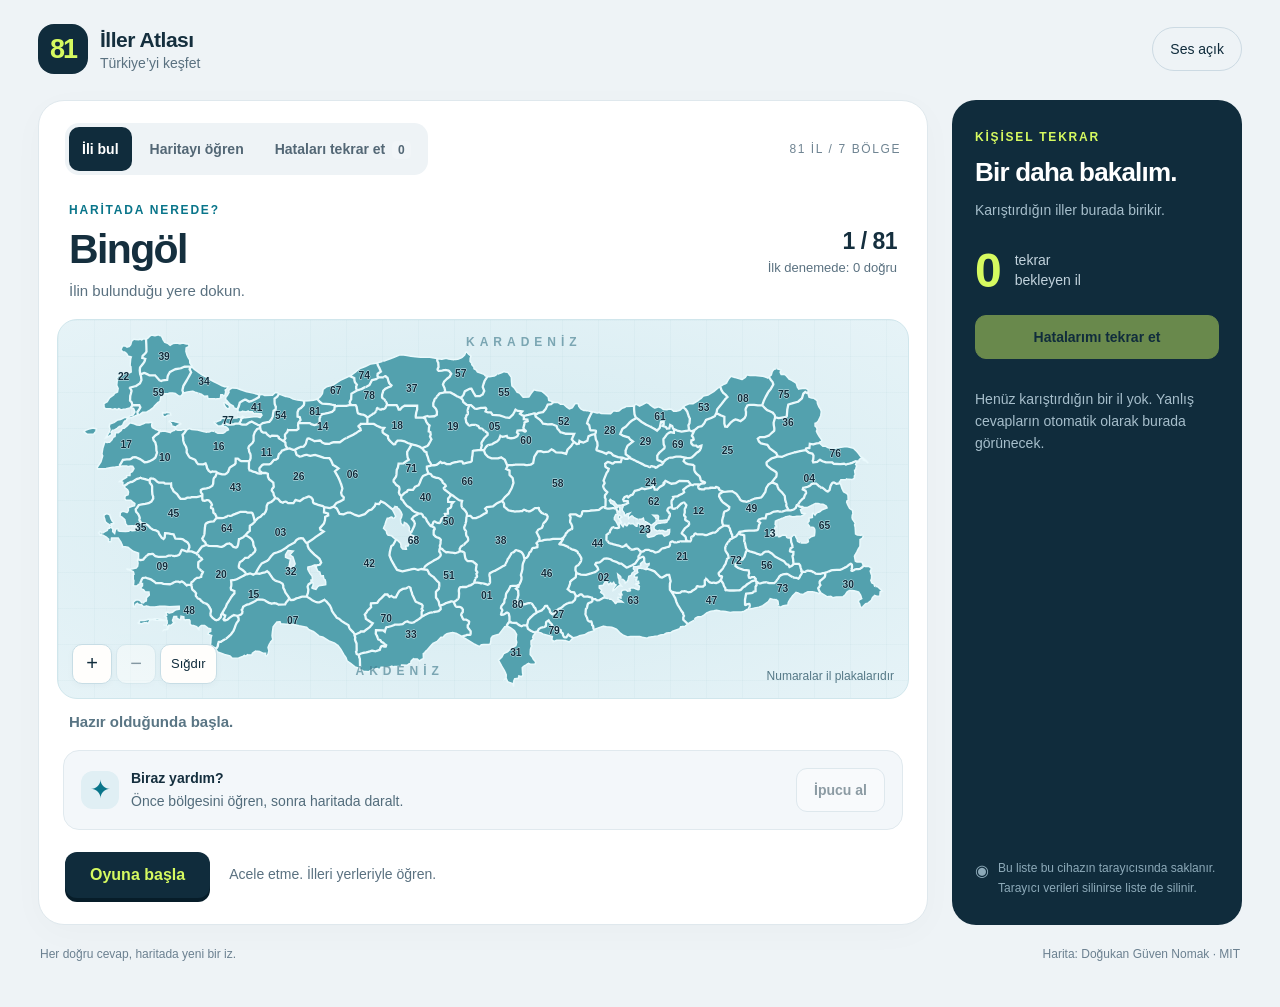
<file: index.html>
<!doctype html>
<html lang="tr"><head><meta charset="utf-8"><meta name="viewport" content="width=device-width,initial-scale=1"><meta name="theme-color" content="#102c3c"><title>81 İl · Öğrenme Oyunu</title><meta name="description" content="Türkiye'nin 81 ilini haritada bul. Plaka numaraları, aşamalı ipuçları ve cihazında saklanan hata tekrarlarıyla öğren."><link rel="icon" type="image/svg+xml" href="data:image/svg+xml,%3Csvg xmlns='http://www.w3.org/2000/svg' viewBox='0 0 40 40'%3E%3Crect width='40' height='40' rx='12' fill='%23d6fa60'/%3E%3Ctext x='20' y='28' text-anchor='middle' font-family='Arial' font-size='25' font-weight='bold' fill='%23102c3c'%3E81%3C/text%3E%3C/svg%3E"><link rel="stylesheet" href="style.css"><script src="game.js" defer></script></head>
<body><div class="shell"><header><a class="brand" href="./"><span class="logo">81</span><span>İller Atlası<small>Türkiye’yi keşfet</small></span></a><button id="sound" class="ghost" aria-pressed="true">Ses açık</button></header>
<main><div class="workspace"><section class="play" aria-label="Öğrenme oyunu"><div class="topline"><nav aria-label="Oyun modu"><button class="tab active" data-mode="quiz" aria-pressed="true">İli bul</button><button class="tab" data-mode="learn" aria-pressed="false">Haritayı öğren</button><button class="tab" data-mode="review" aria-pressed="false">Hataları tekrar et <span id="review-badge">0</span></button></nav><span class="edition">81 İL / 7 BÖLGE</span></div>
<div class="question"><div><p class="eyebrow" id="prompt">HARİTADA NEREDE?</p><h1 id="target">Hazırlanıyor…</h1><p id="instruction">İlin bulunduğu yere dokun.</p></div><div class="session-stat"><strong id="progress">0 / 81</strong><span id="accuracy">İlk denemede: 0 doğru</span></div></div>
<div class="map-frame"><div class="sea blacksea">KARADENİZ</div><div class="sea mediterranean">AKDENİZ</div><div id="map-viewport" tabindex="0" aria-label="Türkiye haritası. Yakınlaştırma düğmelerini kullanabilir, yakınlaşınca sürükleyebilirsin."><div id="map-mount"></div></div><div class="map-tools" aria-label="Harita yakınlaştırma"><button id="zoom-in" aria-label="Haritayı yakınlaştır">+</button><button id="zoom-out" aria-label="Haritayı uzaklaştır">−</button><button id="zoom-reset" aria-label="Haritayı sığdır">Sığdır</button></div><span class="map-note">Numaralar il plakalarıdır</span></div>
<div class="feedback" id="feedback" role="status" aria-live="polite">Harita yükleniyor…</div>
<div class="hint-bar"><div class="hint-copy"><span class="hint-icon" aria-hidden="true">✦</span><div><strong>Biraz yardım?</strong><p id="hint-text">Önce bölgesini öğren, sonra haritada daralt.</p></div></div><button id="hint" class="secondary" disabled>İpucu al</button></div>
<div class="actions"><button id="start" class="primary" disabled>Oyuna başla</button><button id="next" class="primary" hidden>Sonraki il</button><span id="session-label">Acele etme. İlleri yerleriyle öğren.</span></div></section>
<aside class="mistakes"><div class="aside-heading"><span class="eyebrow">KİŞİSEL TEKRAR</span><h2>Bir daha bakalım.</h2><p>Karıştırdığın iller burada birikir.</p></div><div class="mistake-stat"><strong id="pending-count">0</strong><span>tekrar bekleyen il</span></div><button id="review-all" class="secondary full" disabled>Hatalarımı tekrar et</button><div id="mistake-list" class="mistake-list"></div><div class="local-note"><span aria-hidden="true">◉</span><p id="storage-note">Bu liste bu cihazın tarayıcısında saklanır. Hesap gerekmez.</p></div></aside></div></main>
<footer><span>Her doğru cevap, haritada yeni bir iz.</span><a href="https://github.com/dnomak/svg-turkiye-haritasi" target="_blank" rel="noopener">Harita: Doğukan Güven Nomak · MIT</a></footer></div></body></html>
</file>
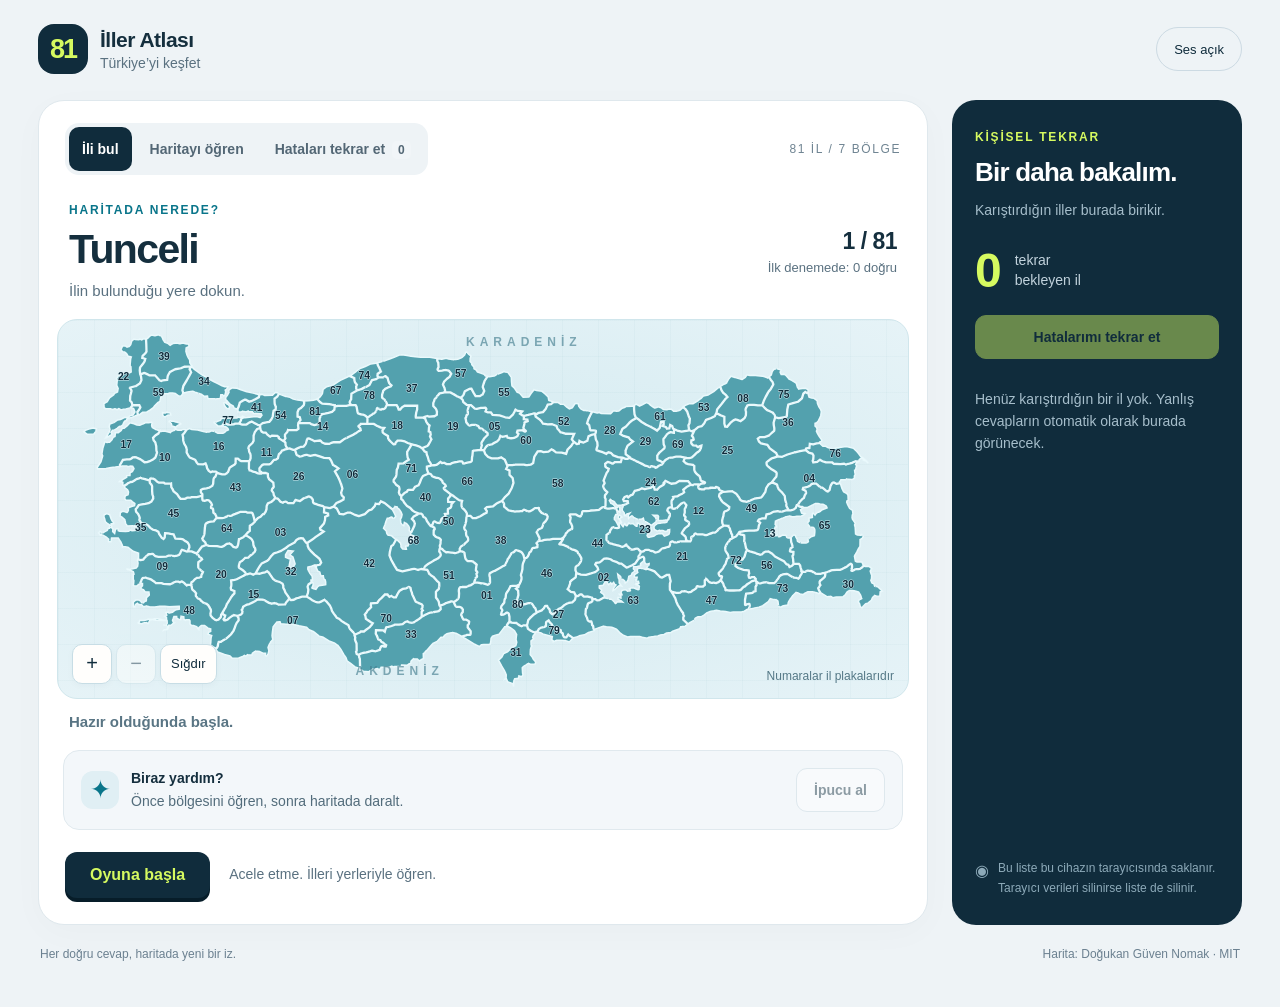
<file: public/index.html>
<!doctype html>
<html lang="tr"><head><meta charset="utf-8"><meta name="viewport" content="width=device-width,initial-scale=1,viewport-fit=cover"><meta name="theme-color" content="#102c3c"><meta name="apple-mobile-web-app-capable" content="yes"><meta name="apple-mobile-web-app-title" content="81 İl"><meta name="apple-mobile-web-app-status-bar-style" content="default"><meta name="mobile-web-app-capable" content="yes"><link rel="manifest" href="manifest.webmanifest"><link rel="apple-touch-icon" href="icons/apple-touch-icon.png"><title>81 İl · Öğrenme Oyunu</title><meta name="description" content="Türkiye'nin 81 ilini haritada bul. Plaka numaraları, aşamalı ipuçları ve cihazında saklanan hata tekrarlarıyla öğren."><link rel="icon" type="image/svg+xml" href="data:image/svg+xml,%3Csvg xmlns='http://www.w3.org/2000/svg' viewBox='0 0 40 40'%3E%3Crect width='40' height='40' rx='12' fill='%23d6fa60'/%3E%3Ctext x='20' y='28' text-anchor='middle' font-family='Arial' font-size='25' font-weight='bold' fill='%23102c3c'%3E81%3C/text%3E%3C/svg%3E"><link rel="stylesheet" href="style.css"><script src="game.js" defer></script><script src="install.js" defer></script><script src="app.js" defer></script></head>
<body><section id="app-home" class="app-home" aria-label="Ana ekran" hidden><div class="app-home-inner"><span class="app-mark">81</span><h1>Türkiye’yi keşfet.</h1><p>Her il, haritada yeni bir iz.</p><div class="app-home-options"><button data-app-mode="quiz" class="app-tile app-tile-main" disabled><span class="app-tile-icon" aria-hidden="true">◎</span><span><strong>İli bul</strong><small>Haritaya dokun, sıradaki ile geç.</small></span><span aria-hidden="true">→</span></button><button data-app-mode="learn" class="app-tile" disabled><span class="app-tile-icon" aria-hidden="true">◇</span><span><strong>Haritayı öğren</strong><small>İller, plakalar ve bölgeler.</small></span><span aria-hidden="true">→</span></button><button data-app-mode="review" class="app-tile" disabled><span class="app-tile-icon" aria-hidden="true">↻</span><span><strong>Hatalarım</strong><small><span id="app-review-count">0</span> il tekrar bekliyor.</small></span><span aria-hidden="true">→</span></button></div><div class="app-home-settings"><button id="app-home-sound" class="ghost">Ses açık</button><button id="app-home-install" class="ghost install-button" hidden>Ana ekrana ekle</button></div></div></section><nav id="app-nav" class="app-nav" aria-label="Uygulama menüsü" hidden><button data-app-home aria-label="Ana ekran"><span aria-hidden="true">⌂</span><small>Ana ekran</small></button><button data-app-mode="quiz" aria-pressed="false"><span aria-hidden="true">◎</span><small>İli bul</small></button><button data-app-mode="learn" aria-pressed="false"><span aria-hidden="true">◇</span><small>Öğren</small></button><button data-app-mode="review" aria-pressed="false"><span aria-hidden="true">↻</span><small>Hatalarım</small></button></nav><div class="shell"><header><a class="brand" href="./"><span class="logo">81</span><span>İller Atlası<small>Türkiye’yi keşfet</small></span></a><div class="header-actions"><button id="install" class="ghost install-button" hidden>Ana ekrana ekle</button><button id="sound" class="ghost" aria-pressed="true">Ses açık</button></div></header>
<main><div class="workspace"><section class="play" aria-label="Öğrenme oyunu"><div class="topline"><nav aria-label="Oyun modu"><button class="tab active" data-mode="quiz" aria-pressed="true">İli bul</button><button class="tab" data-mode="learn" aria-pressed="false">Haritayı öğren</button><button class="tab" data-mode="review" aria-pressed="false">Hataları tekrar et <span id="review-badge">0</span></button></nav><span class="edition">81 İL / 7 BÖLGE</span></div>
<div class="question"><div><p class="eyebrow" id="prompt">HARİTADA NEREDE?</p><h1 id="target">Hazırlanıyor…</h1><p id="instruction">İlin bulunduğu yere dokun.</p></div><div class="session-stat"><strong id="progress">0 / 81</strong><span id="accuracy">İlk denemede: 0 doğru</span></div></div>
<div class="map-frame"><div class="sea blacksea">KARADENİZ</div><div class="sea mediterranean">AKDENİZ</div><div id="map-viewport" tabindex="0" aria-label="Türkiye haritası. Yakınlaştırma düğmelerini kullanabilir, yakınlaşınca sürükleyebilirsin."><div id="map-mount"></div></div><div class="map-tools" aria-label="Harita yakınlaştırma"><button id="zoom-in" aria-label="Haritayı yakınlaştır">+</button><button id="zoom-out" aria-label="Haritayı uzaklaştır">−</button><button id="zoom-reset" aria-label="Haritayı sığdır">Sığdır</button></div><span class="map-note">Numaralar il plakalarıdır</span></div>
<div class="feedback" id="feedback" role="status" aria-live="polite">Harita yükleniyor…</div>
<div class="hint-bar"><div class="hint-copy"><span class="hint-icon" aria-hidden="true">✦</span><div><strong>Biraz yardım?</strong><p id="hint-text">Önce bölgesini öğren, sonra haritada daralt.</p></div></div><button id="hint" class="secondary" aria-label="İpucu al" aria-controls="hint-text" disabled>İpucu al</button></div>
<div class="actions"><button id="start" class="primary" disabled>Oyuna başla</button><span id="session-label">Acele etme. İlleri yerleriyle öğren.</span></div></section>
<aside class="mistakes"><div class="aside-heading"><span class="eyebrow">KİŞİSEL TEKRAR</span><h2>Bir daha bakalım.</h2><p>Karıştırdığın iller burada birikir.</p></div><div class="mistake-stat"><strong id="pending-count">0</strong><span>tekrar bekleyen il</span></div><button id="review-all" class="secondary full" disabled>Hatalarımı tekrar et</button><div id="mistake-list" class="mistake-list"></div><div class="local-note"><span aria-hidden="true">◉</span><p id="storage-note">Bu liste bu cihazın tarayıcısında saklanır. Hesap gerekmez.</p></div></aside></div></main>
<footer><span>Her doğru cevap, haritada yeni bir iz.</span><a href="https://github.com/dnomak/svg-turkiye-haritasi" target="_blank" rel="noopener">Harita: Doğukan Güven Nomak · MIT</a></footer></div><dialog id="install-dialog" aria-labelledby="install-title"><div class="install-sheet"><span class="logo" aria-hidden="true">81</span><h2 id="install-title">Ana ekranından aç</h2><p id="install-intro">Oyunu telefonunun ana ekranına ekleyebilirsin.</p><ol id="install-steps"></ol><p class="install-note">Mağazadan indirme veya hesap açma gerekmez.</p><form method="dialog"><button class="primary" id="install-close">Anladım</button></form></div></dialog></body></html>
</file>
<file: style.css>
:root{font-family:ui-rounded,"Avenir Next","Segoe UI",sans-serif;color:#152f3e;background:#eef3f6;font-size:16px;--ink:#102c3c;--muted:#5a7180;--lime:#d6fa60;--line:#dbe5eb;--blue:#09758a}*{box-sizing:border-box}body{margin:0}button,a{-webkit-tap-highlight-color:transparent}button{font:inherit;cursor:pointer;touch-action:manipulation}button:disabled{opacity:.45;cursor:default}button:focus-visible,a:focus-visible,[tabindex]:focus-visible{outline:3px solid #f29a2f;outline-offset:4px}[hidden]{display:none!important}button{min-height:44px}a{color:inherit}.shell{max-width:1480px;margin:auto;padding:24px 38px}header{display:flex;align-items:center;justify-content:space-between;margin-bottom:26px}.brand{display:flex;gap:12px;align-items:center;text-decoration:none;font-size:21px;font-weight:800;letter-spacing:-.5px}.logo{display:grid;place-items:center;width:50px;height:50px;border-radius:16px;background:var(--ink);color:var(--lime);font-size:27px;letter-spacing:-2px}.brand small{display:block;font-size:14px;font-weight:500;color:var(--muted);letter-spacing:0;margin-top:3px}.ghost{background:transparent;border:1px solid #ccdae3;padding:0 17px;border-radius:24px;font-size:14px;color:var(--ink)}.workspace{display:grid;grid-template-columns:minmax(0,1fr) 290px;gap:24px}.play{background:white;border-radius:26px;border:1px solid #dfe8ed;overflow:hidden;box-shadow:0 8px 35px #102c3c06}.topline{display:flex;justify-content:space-between;align-items:center;padding:22px 26px 0;gap:15px}nav{display:flex;gap:5px;background:#eef3f6;padding:4px;border-radius:14px}.tab{border:0;border-radius:10px;padding:9px 13px;background:transparent;color:#536775;font-size:14px;font-weight:650}.tab.active{background:var(--ink);color:white}.tab span{background:#ffffff30;padding:2px 6px;border-radius:5px;font-size:12px;margin-left:3px}.edition{font-size:12px;letter-spacing:1.6px;color:#6f8492;white-space:nowrap}.question{display:flex;justify-content:space-between;gap:18px;align-items:center;padding:28px 30px 20px}.eyebrow{font-size:12px;letter-spacing:1.8px;font-weight:750;color:var(--blue);margin:0 0 9px}h1{font-size:clamp(32px,3.2vw,48px);letter-spacing:-1.6px;margin:0;line-height:1.15}#instruction{color:var(--muted);margin:9px 0 0;font-size:15px}.session-stat{text-align:right;flex-shrink:0}.session-stat strong{font-size:23px;display:block;letter-spacing:-.5px}.session-stat span{display:block;font-size:13px;color:var(--muted);margin-top:5px}.map-frame{position:relative;background:radial-gradient(ellipse at center,#d2eaf0,#e6f3f7);margin:0 18px;border-radius:20px;overflow:hidden;border:1px solid #d0e6ec;min-height:330px}.map-frame:before{content:"";position:absolute;inset:0;background-image:linear-gradient(#08758a07 1px,transparent 1px),linear-gradient(90deg,#08758a07 1px,transparent 1px);background-size:36px 36px;pointer-events:none}#map-viewport{position:relative;height:100%;min-height:330px;aspect-ratio:2.25;overflow:hidden;touch-action:pan-y}#map-mount{width:100%;height:100%;padding:15px 12px 22px;transform-origin:50% 50%}#map-mount svg{width:100%;height:100%;display:block;overflow:visible}g[data-plakakodu]{cursor:pointer;outline:none}g[data-plakakodu] path{fill:#53a1ae;stroke:#eaf9fc;stroke-width:1.5;vector-effect:non-scaling-stroke;transition:fill .18s,opacity .2s}g[data-plakakodu]:hover path,g[data-plakakodu]:focus-visible path{fill:#21758a}g[data-plakakodu].correct path{fill:#9dc83f}g[data-plakakodu].wrong path{fill:#e87f70}g[data-plakakodu].revealed path{fill:#f3bd4e}g[data-plakakodu].dim path{fill:#b6d4dc;opacity:.55}.plate{fill:#102c3c;font-size:13px;font-weight:800;paint-order:stroke;stroke:#d8eef2;stroke-width:1.2px;stroke-linejoin:round;pointer-events:none;user-select:none}.sea{position:absolute;pointer-events:none;color:#467f90;font-size:12px;font-weight:600;letter-spacing:5px;opacity:.65;z-index:1}.blacksea{left:48%;top:15px}.mediterranean{left:35%;bottom:20px}.map-tools{position:absolute;left:14px;bottom:14px;display:flex;gap:4px;z-index:2}.map-tools button{background:#fffefc;color:var(--ink);border:1px solid #c7dde5;border-radius:10px;min-width:40px;height:40px;min-height:40px;font-size:20px;box-shadow:0 2px 7px #102c3c08}#zoom-reset{font-size:13px;padding:0 10px}.map-note{position:absolute;right:14px;bottom:15px;font-size:12px;color:#547886;pointer-events:none}.feedback{padding:14px 30px;min-height:51px;font-size:15px;font-weight:600;color:#597584}.feedback.success{color:#467311}.feedback.error{color:#b14734}.hint-bar{margin:0 24px;display:flex;justify-content:space-between;align-items:center;gap:14px;padding:17px;background:#f3f7fa;border:1px solid #e0e9ee;border-radius:16px}.hint-copy{display:flex;gap:12px;align-items:center}.hint-icon{width:38px;height:38px;background:#e0eff4;color:#09758a;display:grid;place-items:center;border-radius:12px;font-size:25px;flex-shrink:0}.hint-copy strong{font-size:14px}.hint-copy p{font-size:14px;color:#526c7b;margin:4px 0 0;line-height:1.45}.secondary{border:1px solid #c5d6df;border-radius:11px;background:white;color:var(--ink);font-weight:700;font-size:14px;padding:10px 17px;white-space:nowrap}.primary{background:var(--ink);color:var(--lime);border:0;border-radius:12px;padding:14px 25px;font-size:16px;font-weight:750;box-shadow:0 4px 0 #071d29}.actions{display:flex;align-items:center;gap:19px;margin:22px 26px 26px}#session-label{font-size:14px;color:var(--muted);line-height:1.4}.mistakes{border-radius:24px;background:var(--ink);color:#fff;padding:27px 23px;display:flex;flex-direction:column;min-width:0}.aside-heading .eyebrow{color:var(--lime)}h2{font-size:26px;letter-spacing:-.8px;line-height:1.18;margin:12px 0}.aside-heading p{font-size:14px;line-height:1.5;color:#a6becb;margin:0}.mistake-stat{display:flex;align-items:center;gap:15px;margin:26px 0 20px}.mistake-stat strong{font-size:48px;line-height:1;color:var(--lime);letter-spacing:-2px}.mistake-stat span{font-size:14px;max-width:90px;line-height:1.4;color:#c1d2dc}.full{width:100%;background:var(--lime);border-color:var(--lime)}.mistake-list{margin-top:21px;max-height:355px;overflow:auto;scrollbar-width:thin;scrollbar-color:#527184 transparent}.empty{color:#a6becb;font-size:14px;line-height:1.6;margin:8px 0 25px}.mistake-row{display:flex;gap:10px;align-items:center;border:0;border-bottom:1px solid #ffffff13;padding:13px 0;background:transparent;width:100%;text-align:left;color:white}.mistake-plate{font-size:15px;background:#244656;border-radius:9px;min-width:36px;height:36px;display:grid;place-items:center;font-weight:750}.mistake-row strong{font-size:14px;display:block}.mistake-row small{font-size:12px;display:block;margin-top:4px;color:#9cb8c6}.mistake-row .status{margin-left:auto;color:#c9e887;font-size:12px}.local-note{display:flex;align-items:flex-start;gap:9px;margin-top:auto;padding-top:25px;color:#8daab9}.local-note span{margin-top:12px}.local-note p{font-size:12px;line-height:1.6;margin:10px 0 0}footer{display:flex;justify-content:space-between;gap:20px;color:#6b8090;font-size:12px;margin:22px 2px}footer a{text-decoration:none}footer a:hover{text-decoration:underline}@media(min-width:1600px){.shell{padding-top:40px}}@media(max-width:1100px){.edition{display:none}.shell{padding:22px}.workspace{grid-template-columns:minmax(0,1fr) 250px;gap:16px}.topline{padding:18px 18px 0}.tab{padding:9px;font-size:13px}.question{padding:25px 22px 18px}.map-frame,#map-viewport{min-height:280px}.hint-bar{margin:0 18px;padding:13px}.hint-copy p{font-size:13px}.hint-icon{display:none}.mistakes{padding:24px 18px}}@media(max-width:800px){.workspace{grid-template-columns:1fr}.shell{padding:16px}.mistakes{display:block}.mistake-list{max-height:300px}.mistake-stat{margin:17px 0}.mistakes .full{max-width:300px}.local-note{padding-top:12px}.question h1{font-size:38px}.edition{display:block}.mistakes h2{font-size:24px}.aside-heading p{font-size:15px}}@media(max-width:520px){.shell{padding:14px 10px}header{margin-bottom:18px;padding:0 4px}.brand{font-size:18px}.brand small{font-size:12px}.logo{width:43px;height:43px;font-size:25px;border-radius:13px}.ghost{padding:0 13px}.play{border-radius:20px}.topline{padding:12px 10px 0}nav{width:100%;gap:0}.tab{flex:1;padding:8px 5px;font-size:13px}.tab span{display:none}.edition{display:none}.question{padding:23px 18px 18px;align-items:flex-start}.question h1{font-size:33px;letter-spacing:-1px}.session-stat strong{font-size:19px}.session-stat span{max-width:100px;line-height:1.4;font-size:12px}.eyebrow{font-size:11px;letter-spacing:1.3px}#instruction{font-size:14px}.map-frame{margin:0 8px;border-radius:14px;min-height:260px}#map-viewport{min-height:260px;aspect-ratio:auto;height:260px}#map-mount{padding:36px 6px 44px}.blacksea{left:42%;top:18px}.sea{font-size:10px;letter-spacing:3px}.mediterranean{bottom:56px;left:29%}.map-note{font-size:11px;right:10px;bottom:17px}.map-tools{left:8px;bottom:10px}.map-tools button{min-width:32px}#zoom-reset{padding:0 7px}.feedback{padding:14px 18px;font-size:14px;min-height:62px}.hint-bar{margin:0 12px;padding:12px;gap:9px;align-items:stretch}.hint-copy p{font-size:13px}.hint-copy strong{font-size:13px}.hint-bar .secondary{font-size:13px;padding:8px 12px;white-space:normal;min-width:86px}.actions{margin:18px 16px 22px;gap:13px;align-items:flex-start}.primary{padding:13px 18px;white-space:nowrap}.actions span{font-size:12px!important;margin-top:5px}.mistakes{border-radius:20px;padding:22px}.mistake-list{max-height:270px}footer{flex-direction:column;gap:8px;padding:0 5px;line-height:1.5}}@media(prefers-reduced-motion:reduce){*{transition:none!important;scroll-behavior:auto!important}}
</file>
<file: public/style.css>
:root{font-family:ui-rounded,"Avenir Next","Segoe UI",sans-serif;color:#152f3e;background:#eef3f6;font-size:16px;--ink:#102c3c;--muted:#5a7180;--lime:#d6fa60;--line:#dbe5eb;--blue:#09758a}*{box-sizing:border-box}body{margin:0}button,a{-webkit-tap-highlight-color:transparent}button{font:inherit;cursor:pointer;touch-action:manipulation}button:disabled{opacity:.45;cursor:default}button:focus-visible,a:focus-visible,[tabindex]:focus-visible{outline:3px solid #f29a2f;outline-offset:4px}[hidden]{display:none!important}button{min-height:44px}a{color:inherit}.shell{max-width:1480px;margin:auto;padding:24px 38px}header{display:flex;align-items:center;justify-content:space-between;margin-bottom:26px}.brand{display:flex;gap:12px;align-items:center;text-decoration:none;font-size:21px;font-weight:800;letter-spacing:-.5px}.logo{display:grid;place-items:center;width:50px;height:50px;border-radius:16px;background:var(--ink);color:var(--lime);font-size:27px;letter-spacing:-2px}.brand small{display:block;font-size:14px;font-weight:500;color:var(--muted);letter-spacing:0;margin-top:3px}.ghost{background:transparent;border:1px solid #ccdae3;padding:0 17px;border-radius:24px;font-size:14px;color:var(--ink)}.workspace{display:grid;grid-template-columns:minmax(0,1fr) 290px;gap:24px}.play{background:white;border-radius:26px;border:1px solid #dfe8ed;overflow:hidden;box-shadow:0 8px 35px #102c3c06}.topline{display:flex;justify-content:space-between;align-items:center;padding:22px 26px 0;gap:15px}nav{display:flex;gap:5px;background:#eef3f6;padding:4px;border-radius:14px}.tab{border:0;border-radius:10px;padding:9px 13px;background:transparent;color:#536775;font-size:14px;font-weight:650}.tab.active{background:var(--ink);color:white}.tab span{background:#ffffff30;padding:2px 6px;border-radius:5px;font-size:12px;margin-left:3px}.edition{font-size:12px;letter-spacing:1.6px;color:#6f8492;white-space:nowrap}.question{display:flex;justify-content:space-between;gap:18px;align-items:center;padding:28px 30px 20px}.eyebrow{font-size:12px;letter-spacing:1.8px;font-weight:750;color:var(--blue);margin:0 0 9px}h1{font-size:clamp(32px,3.2vw,48px);letter-spacing:-1.6px;margin:0;line-height:1.15}#instruction{color:var(--muted);margin:9px 0 0;font-size:15px}.session-stat{text-align:right;flex-shrink:0}.session-stat strong{font-size:23px;display:block;letter-spacing:-.5px}.session-stat span{display:block;font-size:13px;color:var(--muted);margin-top:5px}.map-frame{position:relative;background:radial-gradient(ellipse at center,#d2eaf0,#e6f3f7);margin:0 18px;border-radius:20px;overflow:hidden;border:1px solid #d0e6ec;min-height:330px}.map-frame:before{content:"";position:absolute;inset:0;background-image:linear-gradient(#08758a07 1px,transparent 1px),linear-gradient(90deg,#08758a07 1px,transparent 1px);background-size:36px 36px;pointer-events:none}#map-viewport{position:relative;height:100%;min-height:330px;aspect-ratio:2.25;overflow:hidden;touch-action:pan-y}#map-mount{width:100%;height:100%;padding:15px 12px 22px;transform-origin:50% 50%}#map-mount svg{width:100%;height:100%;display:block;overflow:visible}g[data-plakakodu]{cursor:pointer;outline:none}g[data-plakakodu] path{fill:#53a1ae;stroke:#eaf9fc;stroke-width:1.5;vector-effect:non-scaling-stroke;transition:fill .18s,opacity .2s}g[data-plakakodu]:hover path,g[data-plakakodu]:focus-visible path{fill:#21758a}g[data-plakakodu].correct path{fill:#9dc83f}g[data-plakakodu].wrong path{fill:#e87f70}g[data-plakakodu].revealed path{fill:#f3bd4e}g[data-plakakodu].dim path{fill:#b6d4dc;opacity:.55}.plate{fill:#102c3c;font-size:13px;font-weight:800;paint-order:stroke;stroke:#d8eef2;stroke-width:1.2px;stroke-linejoin:round;pointer-events:none;user-select:none}.sea{position:absolute;pointer-events:none;color:#467f90;font-size:12px;font-weight:600;letter-spacing:5px;opacity:.65;z-index:1}.blacksea{left:48%;top:15px}.mediterranean{left:35%;bottom:20px}.map-tools{position:absolute;left:14px;bottom:14px;display:flex;gap:4px;z-index:2}.map-tools button{background:#fffefc;color:var(--ink);border:1px solid #c7dde5;border-radius:10px;min-width:40px;height:40px;min-height:40px;font-size:20px;box-shadow:0 2px 7px #102c3c08}#zoom-reset{font-size:13px;padding:0 10px}.map-note{position:absolute;right:14px;bottom:15px;font-size:12px;color:#547886;pointer-events:none}.feedback{padding:14px 30px;min-height:51px;font-size:15px;font-weight:600;color:#597584}.feedback.success{color:#467311}.feedback.error{color:#b14734}.hint-bar{margin:0 24px;display:flex;justify-content:space-between;align-items:center;gap:14px;padding:17px;background:#f3f7fa;border:1px solid #e0e9ee;border-radius:16px}.hint-copy{display:flex;gap:12px;align-items:center}.hint-icon{width:38px;height:38px;background:#e0eff4;color:#09758a;display:grid;place-items:center;border-radius:12px;font-size:25px;flex-shrink:0}.hint-copy strong{font-size:14px}.hint-copy p{font-size:14px;color:#526c7b;margin:4px 0 0;line-height:1.45}.secondary{border:1px solid #c5d6df;border-radius:11px;background:white;color:var(--ink);font-weight:700;font-size:14px;padding:10px 17px;white-space:nowrap}.primary{background:var(--ink);color:var(--lime);border:0;border-radius:12px;padding:14px 25px;font-size:16px;font-weight:750;box-shadow:0 4px 0 #071d29}.actions{display:flex;align-items:center;gap:19px;margin:22px 26px 26px}#session-label{font-size:14px;color:var(--muted);line-height:1.4}.mistakes{border-radius:24px;background:var(--ink);color:#fff;padding:27px 23px;display:flex;flex-direction:column;min-width:0}.aside-heading .eyebrow{color:var(--lime)}h2{font-size:26px;letter-spacing:-.8px;line-height:1.18;margin:12px 0}.aside-heading p{font-size:14px;line-height:1.5;color:#a6becb;margin:0}.mistake-stat{display:flex;align-items:center;gap:15px;margin:26px 0 20px}.mistake-stat strong{font-size:48px;line-height:1;color:var(--lime);letter-spacing:-2px}.mistake-stat span{font-size:14px;max-width:90px;line-height:1.4;color:#c1d2dc}.full{width:100%;background:var(--lime);border-color:var(--lime)}.mistake-list{margin-top:21px;max-height:355px;overflow:auto;scrollbar-width:thin;scrollbar-color:#527184 transparent}.empty{color:#a6becb;font-size:14px;line-height:1.6;margin:8px 0 25px}.mistake-row{display:flex;gap:10px;align-items:center;border:0;border-bottom:1px solid #ffffff13;padding:13px 0;background:transparent;width:100%;text-align:left;color:white}.mistake-plate{font-size:15px;background:#244656;border-radius:9px;min-width:36px;height:36px;display:grid;place-items:center;font-weight:750}.mistake-row strong{font-size:14px;display:block}.mistake-row small{font-size:12px;display:block;margin-top:4px;color:#9cb8c6}.mistake-row .status{margin-left:auto;color:#c9e887;font-size:12px}.local-note{display:flex;align-items:flex-start;gap:9px;margin-top:auto;padding-top:25px;color:#8daab9}.local-note span{margin-top:12px}.local-note p{font-size:12px;line-height:1.6;margin:10px 0 0}footer{display:flex;justify-content:space-between;gap:20px;color:#6b8090;font-size:12px;margin:22px 2px}footer a{text-decoration:none}footer a:hover{text-decoration:underline}@media(min-width:1600px){.shell{padding-top:40px}}@media(max-width:1100px){.edition{display:none}.shell{padding:22px}.workspace{grid-template-columns:minmax(0,1fr) 250px;gap:16px}.topline{padding:18px 18px 0}.tab{padding:9px;font-size:13px}.question{padding:25px 22px 18px}.map-frame,#map-viewport{min-height:280px}.hint-bar{margin:0 18px;padding:13px}.hint-copy p{font-size:13px}.hint-icon{display:none}.mistakes{padding:24px 18px}}@media(max-width:800px){.workspace{grid-template-columns:1fr}.shell{padding:16px}.mistakes{display:block}.mistake-list{max-height:300px}.mistake-stat{margin:17px 0}.mistakes .full{max-width:300px}.local-note{padding-top:12px}.question h1{font-size:38px}.edition{display:block}.mistakes h2{font-size:24px}.aside-heading p{font-size:15px}}@media(max-width:520px){.shell{padding:14px 10px}header{margin-bottom:18px;padding:0 4px}.brand{font-size:18px}.brand small{font-size:12px}.logo{width:43px;height:43px;font-size:25px;border-radius:13px}.ghost{padding:0 13px}.play{border-radius:20px}.topline{padding:12px 10px 0}nav{width:100%;gap:0}.tab{flex:1;padding:8px 5px;font-size:13px}.tab span{display:none}.edition{display:none}.question{padding:23px 18px 18px;align-items:flex-start}.question h1{font-size:33px;letter-spacing:-1px}.session-stat strong{font-size:19px}.session-stat span{max-width:100px;line-height:1.4;font-size:12px}.eyebrow{font-size:11px;letter-spacing:1.3px}#instruction{font-size:14px}.map-frame{margin:0 8px;border-radius:14px;min-height:260px}#map-viewport{min-height:260px;aspect-ratio:auto;height:260px}#map-mount{padding:36px 6px 44px}.blacksea{left:42%;top:18px}.sea{font-size:10px;letter-spacing:3px}.mediterranean{bottom:56px;left:29%}.map-note{font-size:11px;right:10px;bottom:17px}.map-tools{left:8px;bottom:10px}.map-tools button{min-width:32px}#zoom-reset{padding:0 7px}.feedback{padding:14px 18px;font-size:14px;min-height:62px}.hint-bar{margin:0 12px;padding:12px;gap:9px;align-items:stretch}.hint-copy p{font-size:13px}.hint-copy strong{font-size:13px}.hint-bar .secondary{font-size:13px;padding:8px 12px;white-space:normal;min-width:86px}.actions{margin:18px 16px 22px;gap:13px;align-items:flex-start}.primary{padding:13px 18px;white-space:nowrap}.actions span{font-size:12px!important;margin-top:5px}.mistakes{border-radius:20px;padding:22px}.mistake-list{max-height:270px}footer{flex-direction:column;gap:8px;padding:0 5px;line-height:1.5}}@media(prefers-reduced-motion:reduce){*{transition:none!important;scroll-behavior:auto!important}}
.header-actions{display:flex;align-items:center;gap:8px;flex-wrap:wrap;justify-content:flex-end}.install-button{background:var(--lime);border-color:var(--lime);font-weight:700}.header-actions .ghost{font-size:13px}g[data-plakakodu].wrong{pointer-events:none;cursor:not-allowed}g[data-plakakodu].wrong path,g[data-plakakodu].wrong:hover path,g[data-plakakodu].wrong.dim path{fill:#e87f70;opacity:1}dialog{border:1px solid #d4e1e8;border-radius:24px;padding:0;max-width:440px;width:calc(100% - 32px);color:var(--ink);box-shadow:0 24px 90px #102c3c44}dialog::backdrop{background:#071d29a8;backdrop-filter:blur(3px)}.install-sheet{padding:28px}.install-sheet h2{margin:20px 0 10px;font-size:27px}.install-sheet p{font-size:16px;line-height:1.55;color:var(--muted)}.install-sheet ol{padding-left:23px;font-size:16px;line-height:1.5}.install-sheet li{padding:7px 0 7px 4px}.install-sheet .install-note{font-size:13px}.install-sheet form{margin-top:24px}.install-sheet .primary{width:100%}@media(max-width:520px){.header-actions{max-width:160px;gap:5px}.header-actions .ghost{font-size:12px;min-height:36px;padding:5px 10px}.shell{padding-bottom:max(14px,env(safe-area-inset-bottom));padding-left:max(10px,env(safe-area-inset-left));padding-right:max(10px,env(safe-area-inset-right))}.install-sheet{padding:24px}}

/* Portrait phones: remove excess space while keeping the touch targets usable. */
@media (max-width:520px) and (orientation:portrait){
 .play{display:flex;flex-direction:column}.topline{order:0}.map-frame{order:1;margin-top:10px}.question{order:2}.feedback{order:3}.hint-bar{order:4}.actions{order:5}
 header{margin-bottom:10px}.question{padding:15px 15px 12px}.question h1{font-size:29px}.eyebrow{margin-bottom:5px}#instruction{margin-top:5px;font-size:13px}
 .map-frame{min-height:210px}#map-viewport{min-height:210px;height:clamp(210px,31svh,260px)}#map-mount{padding:20px 6px 42px}.blacksea{top:10px}.mediterranean{bottom:46px}
 .feedback{padding:10px 15px;min-height:46px;font-size:13px}.hint-bar{padding:9px}.actions{margin:12px 14px 16px}.mistakes{padding:18px}
}

.app-home,.app-nav{display:none}
body.app-ui{height:100vh;height:100dvh;overflow:hidden;background:#e6f3f7;overscroll-behavior:none}
.app-ui .shell{max-width:none;margin:0;height:100%;padding:env(safe-area-inset-top) env(safe-area-inset-right) calc(62px + env(safe-area-inset-bottom)) env(safe-area-inset-left)}
.app-ui header,.app-ui footer,.app-ui .topline,.app-ui .edition,.app-ui .sea,.app-ui .map-note,.app-ui .question .eyebrow,.app-ui #instruction,.app-ui #accuracy,.app-ui #session-label{display:none!important}
.app-ui main,.app-ui .workspace{height:100%;width:100%;min-height:0}.app-ui .workspace{display:block}.app-ui .play{height:100%;min-height:0;display:flex;flex-direction:column;border:0;border-radius:0;box-shadow:none;background:#e6f3f7}
.app-ui .map-frame{order:0;flex:1;min-height:0;margin:0;border:0;border-radius:0}.app-ui #map-viewport{height:100%;min-height:0;aspect-ratio:auto}.app-ui #map-mount{padding:12px 8px 48px}
.app-ui .question{order:1;padding:12px 20px;gap:12px;align-items:center;background:white}.app-ui .question h1{font-size:30px;letter-spacing:-1px}.app-ui .session-stat strong{font-size:16px;color:var(--muted)}
.app-ui .feedback{order:2;padding:4px 20px 10px;min-height:30px;background:white;font-size:13px}
.app-ui .hint-bar{order:3;margin:0;padding:10px 20px;border:0;border-radius:0;background:white;gap:12px}.app-ui .hint-copy strong,.app-ui .hint-icon{display:none}.app-ui .hint-copy p{font-size:12px;margin:0}.app-ui .hint-bar .secondary{min-height:44px;min-width:90px;font-size:13px}
.app-ui .actions{order:4;margin:0;padding:0 20px 10px;background:white}.app-ui .actions:has(#start[hidden]){display:none}.app-ui .actions .primary{width:100%;box-shadow:none;padding:12px}
.app-ui .mistakes{display:none;height:100%;overflow:auto;margin:0;border-radius:0;padding:28px 22px}.app-ui .mistake-list{max-height:none;overflow:visible}.app-ui .mistake-stat{margin:24px 0}.app-ui .mistakes .full{max-width:none}.app-ui .local-note{padding-top:18px}
.app-ui[data-app-screen="review"] .play{display:none}.app-ui[data-app-screen="review"] .mistakes{display:block}.app-ui[data-app-screen="home"] .shell{visibility:hidden;pointer-events:none;position:absolute;inset:0}
.app-ui .app-nav{display:flex;position:fixed;inset:auto 0 0;background:#fff;border-top:1px solid var(--line);height:calc(62px + env(safe-area-inset-bottom));padding:3px max(8px,env(safe-area-inset-right)) env(safe-area-inset-bottom) max(8px,env(safe-area-inset-left));z-index:5;justify-content:space-around}
.app-nav button{display:flex;flex-direction:column;align-items:center;justify-content:center;gap:3px;flex:1;border:0;background:transparent;color:#718794;min-height:50px}.app-nav button span{font-size:24px;line-height:1}.app-nav button small{font-size:11px}.app-nav button[aria-pressed="true"]{color:var(--blue);font-weight:750}
.app-ui .app-home{display:flex;height:100%;overflow:auto;align-items:center;justify-content:center;padding:28px max(24px,env(safe-area-inset-right)) max(24px,env(safe-area-inset-bottom)) max(24px,env(safe-area-inset-left));background:radial-gradient(ellipse at top right,#244f5c,#102c3c 65%);color:white}.app-home-inner{width:100%;max-width:440px}.app-mark{display:grid;place-items:center;background:var(--lime);color:var(--ink);width:66px;height:66px;border-radius:22px;font-size:37px;font-weight:850;letter-spacing:-3px;margin-bottom:25px}.app-home h1{font-size:clamp(28px,7vw,38px);letter-spacing:-1px}.app-home p{font-size:15px;color:#b4cbd7;margin:10px 0 26px}.app-home-options{display:grid;gap:12px}.app-tile{display:flex;align-items:center;gap:14px;width:100%;text-align:left;padding:19px 16px;border:1px solid #ffffff18;border-radius:20px;background:#ffffff09;color:white;min-height:86px}.app-tile>span:last-child{margin-left:auto}.app-tile strong{display:block;font-size:19px}.app-tile small{display:block;font-size:12px;margin-top:5px;color:#b4cbd7}.app-tile-icon{font-size:29px;min-width:32px;text-align:center}.app-tile-main{background:var(--lime);border-color:var(--lime);color:var(--ink)}.app-tile-main small{color:#49632d}.app-home-settings{display:flex;justify-content:space-between;gap:10px;margin-top:24px}.app-home-settings .ghost{color:#b4cbd7;border-color:#ffffff22;font-size:12px}.app-home-settings .install-button{color:var(--ink)}
@media (orientation:landscape) and (max-height:600px){
 .app-ui[data-app-screen="game"] .shell{padding:env(safe-area-inset-top) env(safe-area-inset-right) env(safe-area-inset-bottom) env(safe-area-inset-left)}
 .app-ui[data-app-screen="game"] .app-nav,.app-ui[data-app-screen="game"] .feedback,.app-ui[data-app-screen="game"] .actions,.app-ui[data-app-screen="game"] .map-tools,.app-ui[data-app-screen="game"] .session-stat{display:none!important}
 .app-ui[data-app-screen="game"] .play{display:block;position:relative}.app-ui[data-app-screen="game"] .map-frame{height:100%}.app-ui[data-app-screen="game"] #map-mount{padding:5px 8px 55px}
 .app-ui[data-app-screen="game"] .question{display:flex;position:absolute;left:60px;right:12px;bottom:8px;height:44px;padding:0;justify-content:center;z-index:2;background:none;pointer-events:none}.app-ui[data-app-screen="game"] .question h1{font-size:24px}
 .app-ui[data-app-screen="game"] .hint-bar{position:absolute;left:max(8px,env(safe-area-inset-left));right:auto;bottom:8px;display:block;padding:0;background:none;z-index:3}.app-ui[data-app-screen="game"] .hint-copy{display:none}
 .app-ui[data-app-screen="game"] .hint-bar .secondary{height:44px;width:44px;min-width:44px;font-size:0;padding:0;border:0;border-radius:50%;background:var(--ink);color:var(--lime);box-shadow:0 3px 12px #102c3c26}.app-ui[data-app-screen="game"] .hint-bar .secondary::before{content:"✦";font-size:27px}
 .app-ui[data-app-screen="game"] .hint-bar.show-landscape-hint .hint-copy{display:block;position:absolute;left:0;bottom:54px;width:min(260px,65vw);padding:12px 14px;background:#fff;border-radius:14px;box-shadow:0 4px 18px #102c3c20}
 .app-ui .app-home{padding:14px 24px}.app-home-inner{max-width:760px}.app-ui .app-mark{width:40px;height:40px;font-size:26px;margin-bottom:10px;border-radius:12px}.app-ui .app-home h1{font-size:26px}.app-ui .app-home p{margin:7px 0 14px}.app-ui .app-home-options{grid-template-columns:repeat(3,minmax(0,1fr));gap:10px}.app-ui .app-tile{padding:12px;min-height:92px;gap:8px}.app-ui .app-tile strong{font-size:16px}.app-ui .app-tile small{font-size:11px}.app-ui .app-tile>span:last-child{display:none}.app-ui .app-home-settings{margin-top:12px}
}
</file>
